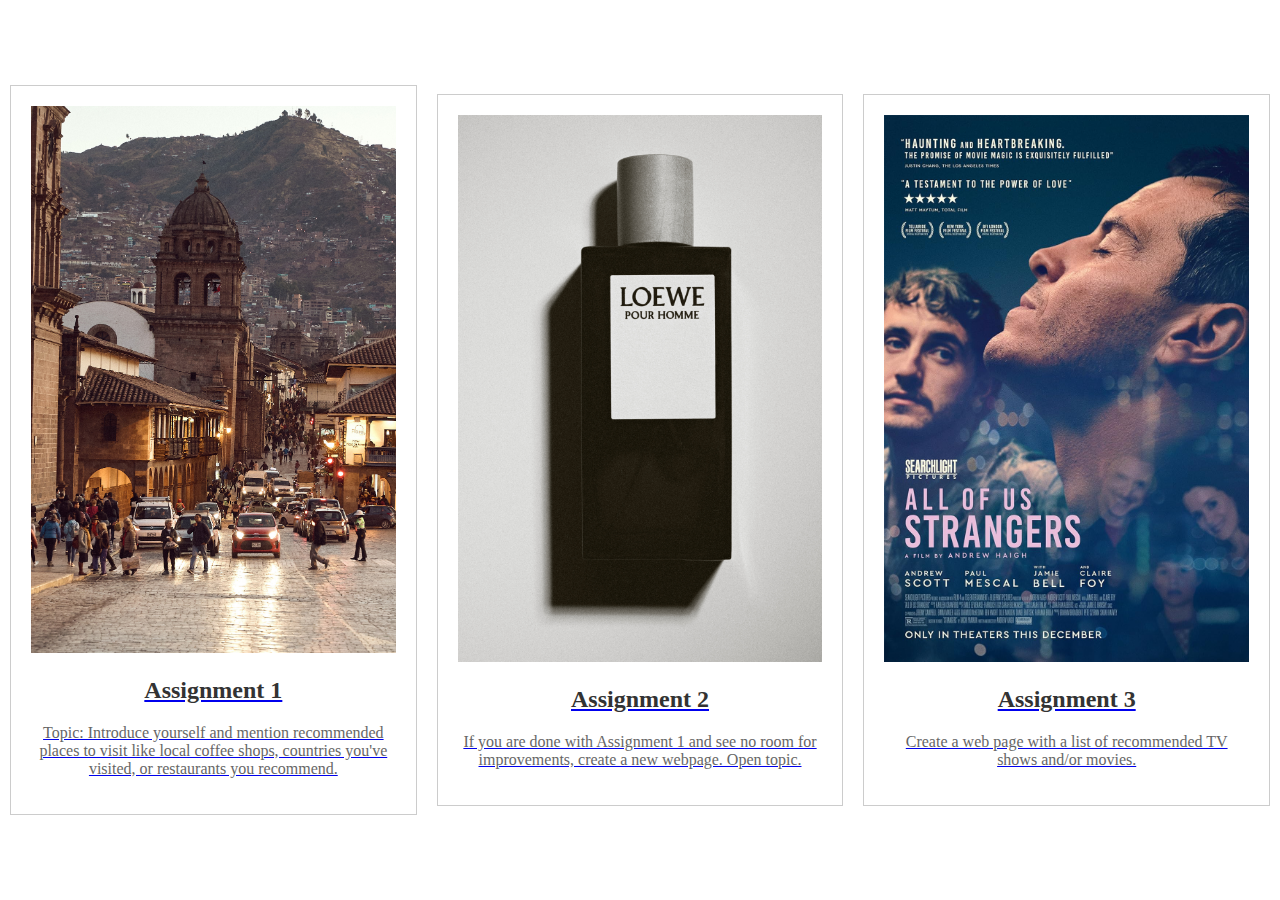
<file: index.html>
<!DOCTYPE html>
<html lang="en">
<head>
    <meta charset="UTF-8">
    <meta name="viewport" content="width=device-width, initial-scale=1.0">
    <link rel="stylesheet" href="styles.css">
    <title>Assignments</title>
</head>
<body>
    <a href="CGD200/ASSIGNMENT_1/INDEX.HTML" class="assignment-link">
        <div class="assignment-container">
            <img src="peru.jpg" alt="Assignment 1">
            <h2>Assignment 1</h2>
            <p>Topic: Introduce yourself and mention recommended places to visit like local coffee shops, countries you've visited, or restaurants you recommend. </p>
        </div>
    </a>

    <a href="CGD200/ASSIGNMENT_2/INDEX.HTML" class="assignment-link">
        <div class="assignment-container">
            <img src="stills.jpg" alt="Assignment 2">
            <h2>Assignment 2</h2>
            <p>If you are done with Assignment 1 and see no room for improvements, create a new webpage. Open topic.</p>
        </div>
    </a>

    <a href="CGD200/ASSIGNMENT_3/INDEX.HTML" class="assignment-link">
        <div class="assignment-container">
            <img src="allofusstrangers.jpg" alt="Assignment 3">
            <h2>Assignment 3</h2>
            <p>Create a web page with a list of recommended TV shows and/or movies.</p>
        </div>
    </a>
</body>
</html>
</file>
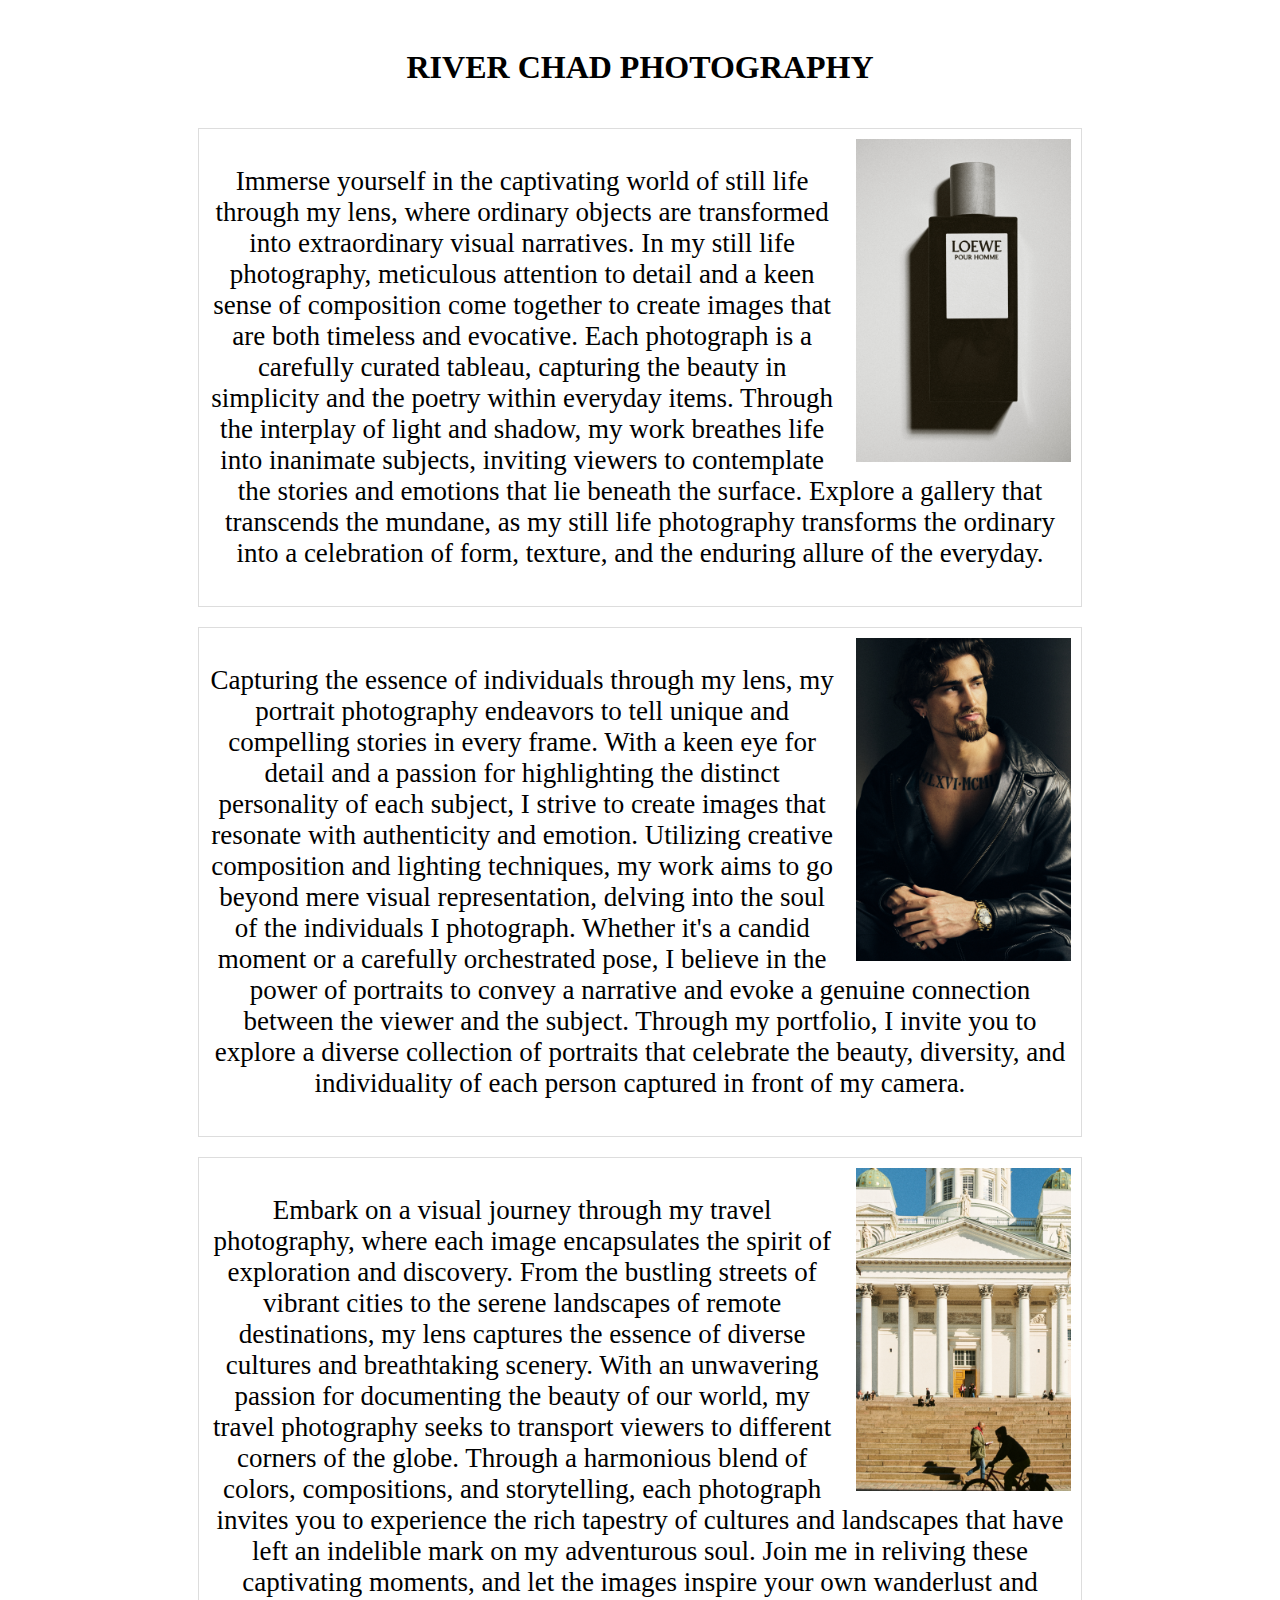
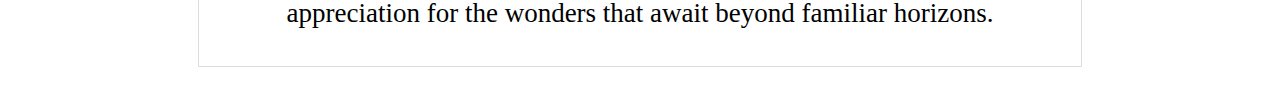
<file: CGD200/ASSIGNMENT_2/INDEX.HTML>
<!DOCTYPE html>
<html lang="en">
<head>
    <meta charset="UTF-8">
    <meta name="viewport" content="width=device-width, initial-scale=1.0">
    <title>RIVER CHAD PHOTOGRAPHY</title>
    <style>
        body {
            display: flex;
            flex-direction: column;
            align-items: center;
            text-align: center;
        }
        header {
            margin: 20px 0;
        }
        .box {
            border: 1px solid #ddd;
            padding: 10px;
            box-sizing: border-box;
            margin-bottom: 20px;
            width: 70%; 
        }
        img {
            max-width: 25%;
            height: auto;
            float: right;
            margin-left: 20px;
        }
        p {
            margin: 10
      ; 
    </style>
</head>
<body>

    <header>
        <h1>RIVER CHAD PHOTOGRAPHY</h1>
    </header>
    
    <div class="box">
        <img src="STILLS.jpg" alt="STILLS">

        <p style="font-family: didot; font-size: 27px;">Immerse yourself in the captivating world of still life through my lens, where ordinary objects are transformed into extraordinary 
            visual narratives. In my still life photography, meticulous attention to detail and a keen sense of composition come together to create images that are both timeless and evocative. 
            Each photograph is a carefully curated tableau, capturing the beauty in simplicity and the poetry within everyday items. Through the interplay of light and shadow, my work breathes 
            life into inanimate subjects, inviting viewers to contemplate the stories and emotions that lie beneath the surface. Explore a gallery that transcends the mundane, as my still life 
            photography transforms the ordinary into a celebration of form, texture, and the enduring allure of the everyday.</p>
    </div>

    <div class="box">
        <img src="PORTRAITS.jpg" alt="PORTRAITS">
        <p style="font-family: didot; font-size: 27px;" >Capturing the essence of individuals through my lens, my portrait photography endeavors to tell unique and compelling stories in every frame.
             With a keen eye for detail and a passion for highlighting the distinct personality of each subject, I strive to create images that resonate with 
             authenticity and emotion. Utilizing creative composition and lighting techniques, my work aims to go beyond mere visual representation, delving 
             into the soul of the individuals I photograph. Whether it's a candid moment or a carefully orchestrated pose, I believe in the power of portraits 
             to convey a narrative and evoke a genuine connection between the viewer and the subject. Through my portfolio, I invite you to explore a diverse 
             collection of portraits that celebrate the beauty, diversity, and individuality of each person captured in front of my camera. </p>
    </div>

    <div class="box">
        <img src="TRAVEL.JPG" alt="TRAVEL">
        <p style="font-family: didot; font-size: 27px;" >Embark on a visual journey through my travel photography, where each image encapsulates the spirit of exploration and discovery. From the bustling streets 
            of vibrant cities to the serene landscapes of remote destinations, my lens captures the essence of diverse cultures and breathtaking scenery. With an 
            unwavering passion for documenting the beauty of our world, my travel photography seeks to transport viewers to different corners of the globe. Through a
             harmonious blend of colors, compositions, and storytelling, each photograph invites you to experience the rich tapestry of cultures and landscapes that
              have left an indelible mark on my adventurous soul. Join me in reliving these captivating moments, and let the images inspire your own wanderlust and 
              appreciation for the wonders that await beyond familiar horizons.</p>
    </div>

</body>
</html>
</file>
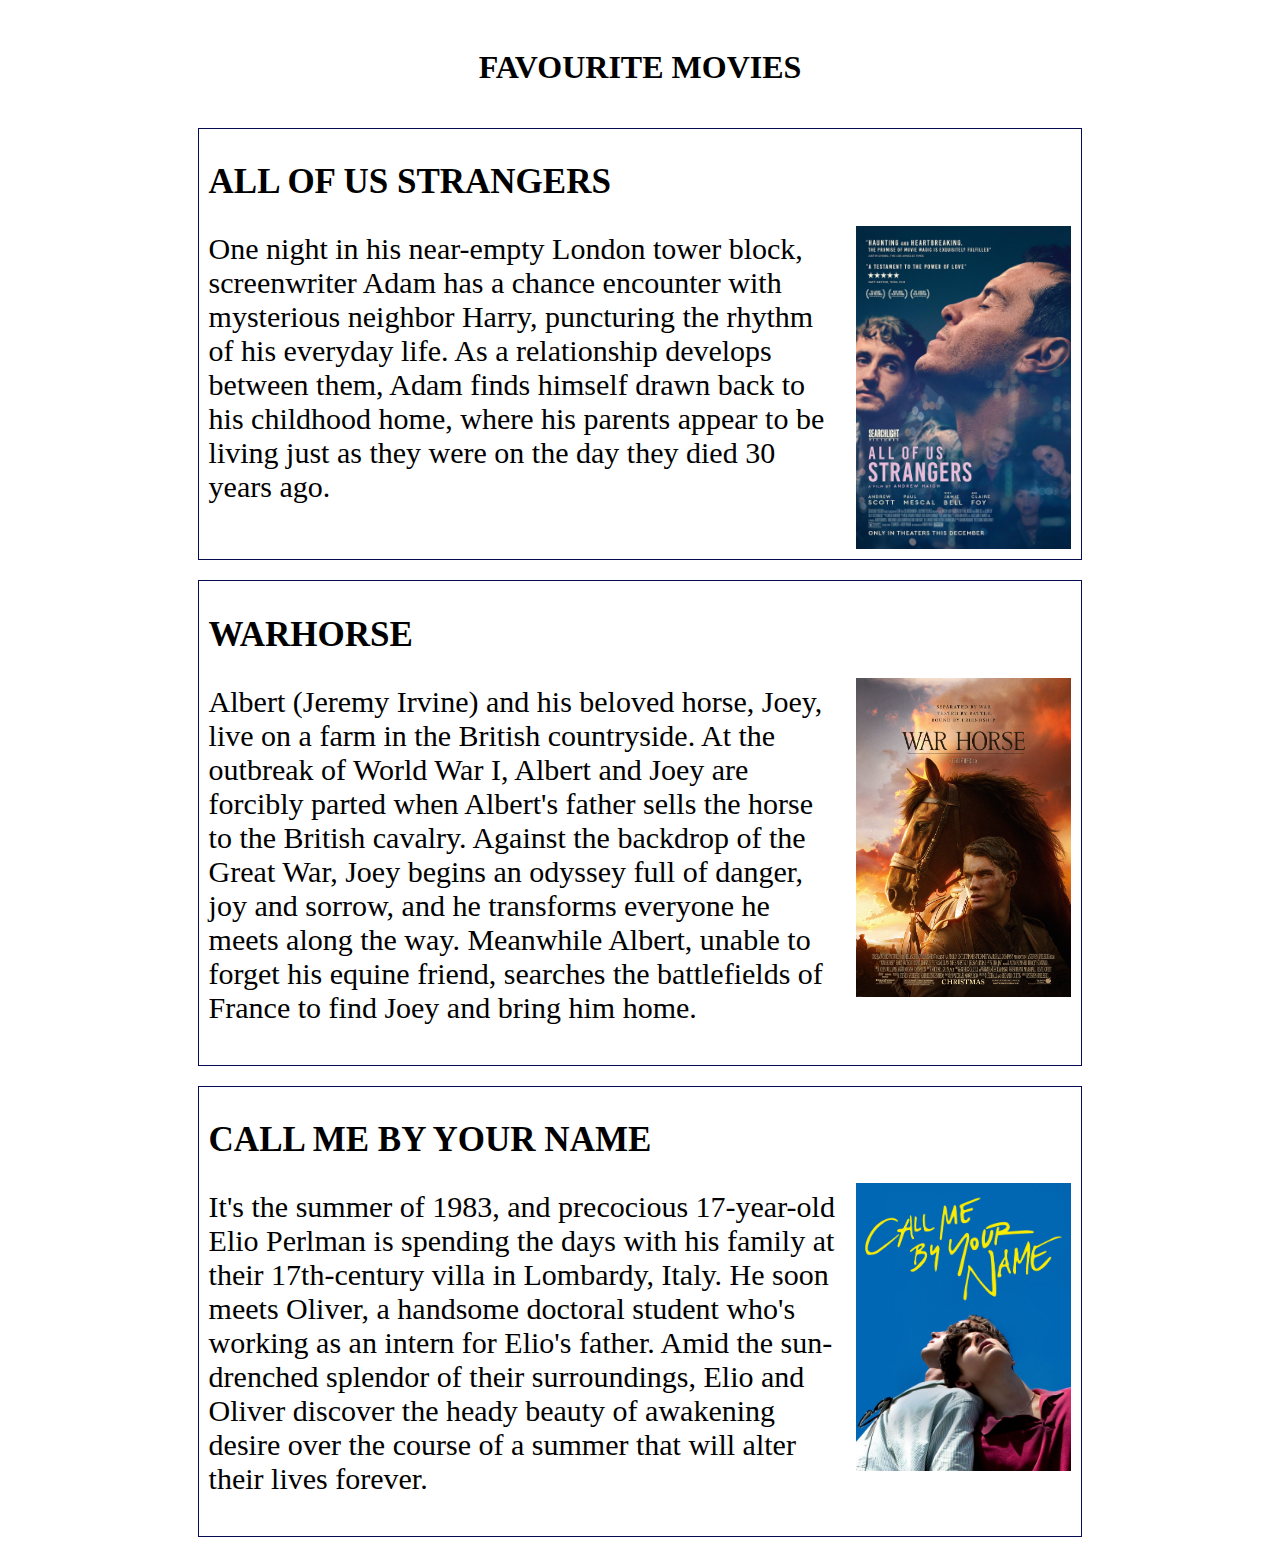
<file: CGD200/ASSIGNMENT_3/INDEX.HTML>
<!DOCTYPE html>
<html lang="en">
<head>
    <meta charset="UTF-8">
    <meta name="viewport" content="width=device-width, initial-scale=1.0">
    <title>Favourite Movies</title>
    <style>
        body {
            display: flex;
            flex-direction: column;
            align-items: center;
            text-align: left;
        }
        header {
            margin: 20px 0;
        }
        .box {
            border: 1px solid #040b51;
            padding: 10px;
            box-sizing: border-box;
            margin-bottom: 20px;
            width: 70%; 
        }
        img {
            max-width: 25%;
            height: auto;
            float: right;
            margin-left: 20px;
        }
        p {
            margin: 10
      ; 
    </style>
</head>
<body>

    <header>
        <h1>FAVOURITE MOVIES</h1>
    </header>
    
    <div class="box">

        <header>

           
        <h1 style="font-family: didot; font-size: 35px;">ALL OF US STRANGERS </h1>
    </header>
        <img src="allofusstrangers.jpg" alt="all of us strangers">

        <p style="font-family: didot; font-size: 30px;">One night in his near-empty London tower block, screenwriter Adam has a chance encounter with mysterious neighbor Harry, 
            puncturing the rhythm of his everyday life. As a relationship develops between them, Adam finds himself drawn back to his childhood home, where his parents appear to 
            be living just as they were on the day they died 30 years ago.</p>
    </div>

    <div class="box">

        <header>
        <h1 style="font-family: didot; font-size: 35px;"> WARHORSE </h1>
    </header>
        <img src="warhorse.jpg" alt="warhorse">
        <p style="font-family: didot; font-size: 30px;" >Albert (Jeremy Irvine) and his beloved horse, Joey, live on a farm in the British countryside. At the outbreak of World War I, 
            Albert and Joey are forcibly parted when Albert's father sells the horse to the British cavalry. Against the backdrop of the Great War, Joey begins an odyssey full of danger, 
            joy and sorrow, and he transforms everyone he meets along the way. Meanwhile Albert, unable to forget his equine friend, searches the battlefields of France to find Joey and 
            bring him home. </p>
    </div>

    <div class="box">

        <header>
        <h1 ="margin-left" style="font-family: didot; font-size: 35px;"> CALL ME BY YOUR NAME </h1>
    </header>

        <img src="callmebyyourname.jpg" alt="call me by your name">
        <p style="font-family: didot; font-size: 30px;" >It's the summer of 1983, and precocious 17-year-old Elio Perlman is spending the days with his family at their 17th-century villa in
             Lombardy, Italy. He soon meets Oliver, a handsome doctoral student who's working as an intern for Elio's father. Amid the sun-drenched splendor of their surroundings, Elio and 
             Oliver discover the heady beauty of awakening desire over the course of a summer that will alter their lives forever.</p>
    </div>

</body>
</html>
</file>
<file: styles.css>
body {
    display: flex;
    justify-content: center;
    align-items: center;
    height: 100vh;
    margin: 0;
}

.assignment-container {
    text-align: center;
    max-width: 400px;
    padding: 20px;
    border: 1px solid #ccc;
    margin: 10px;
}

.assignment-container img {
    max-width: 100%;
    height: auto;
}

h2 {
    color: #333;
}

p {
    color: #666;
}
</file>
